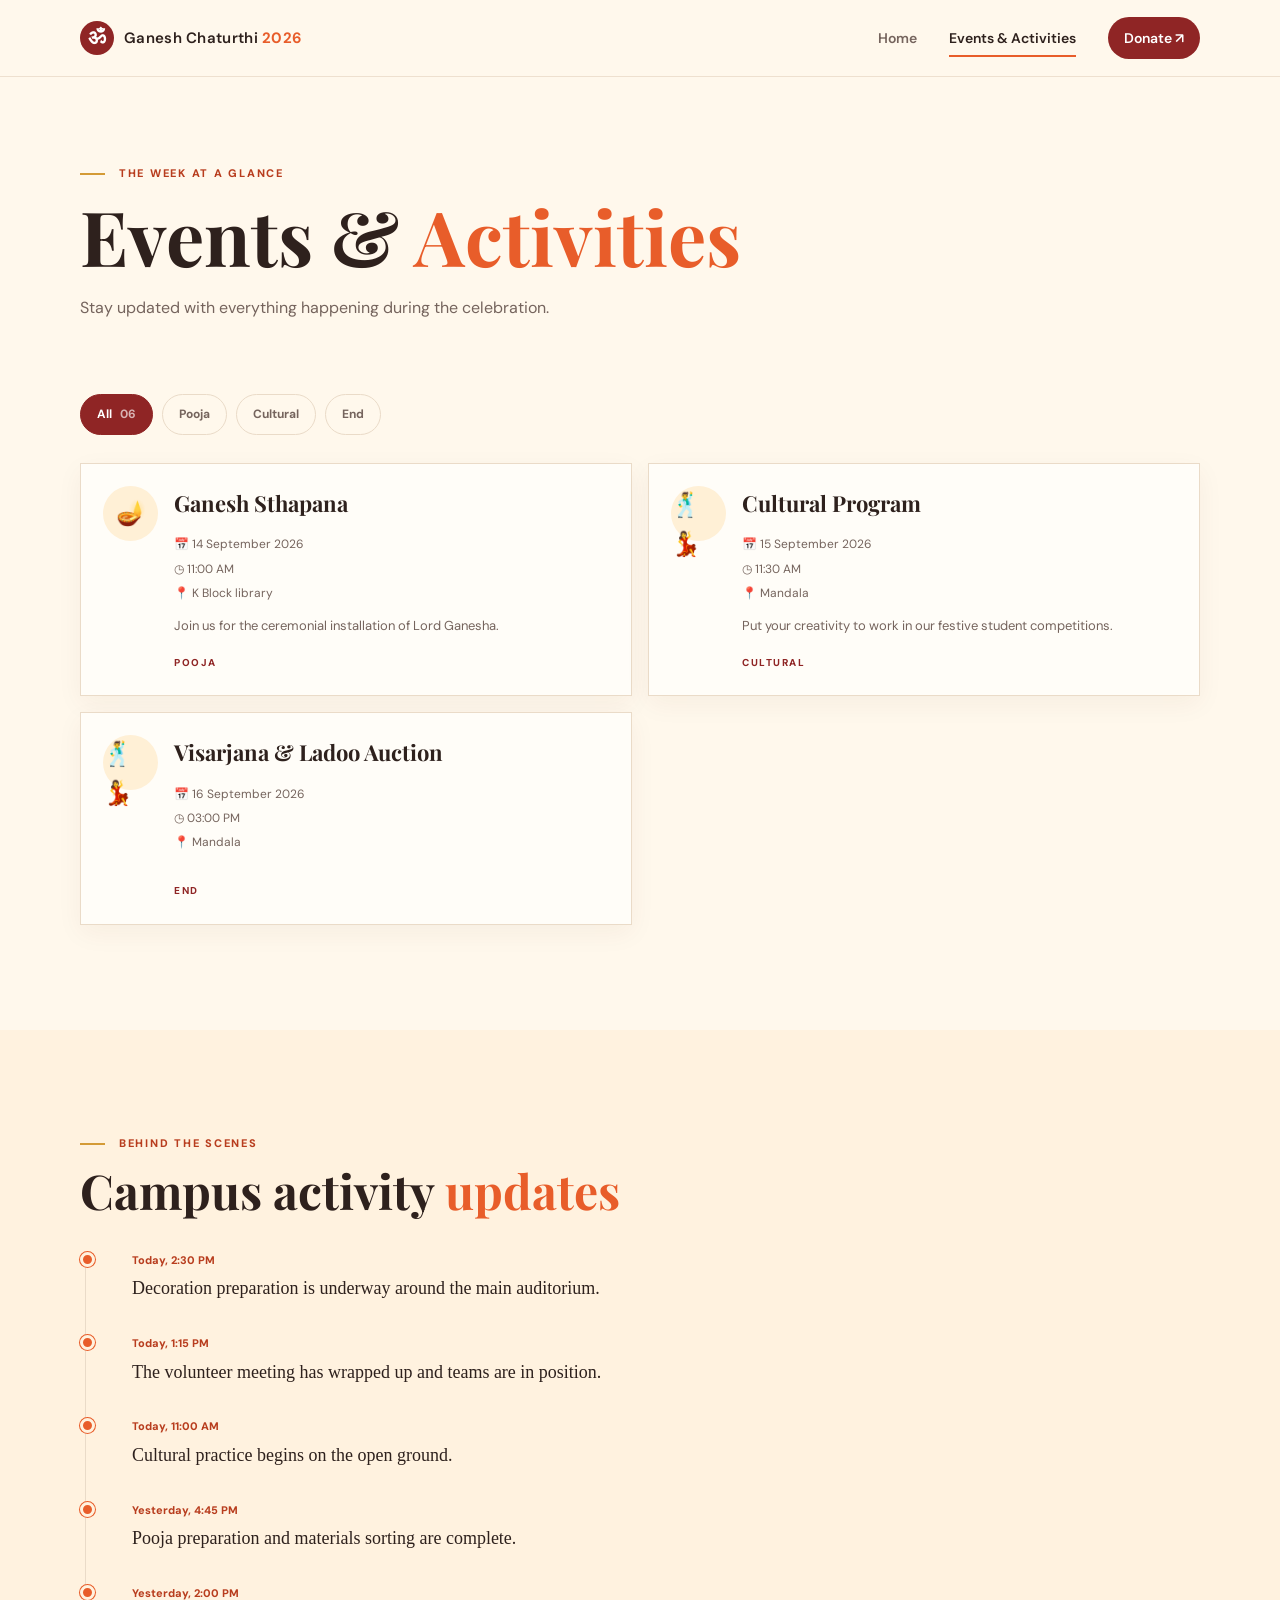
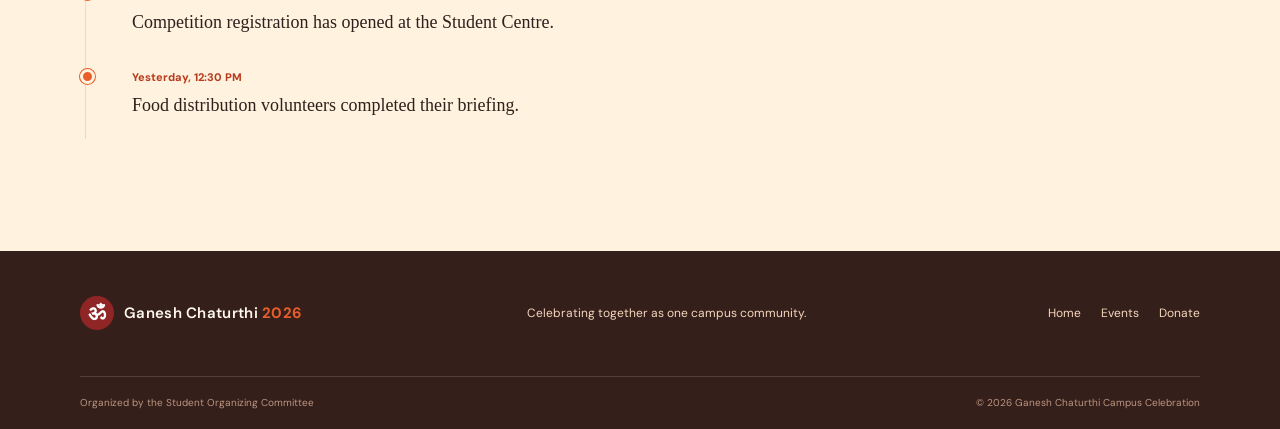
<file: events.html>
<!DOCTYPE html>
<html lang="en">
<head>
  <meta charset="UTF-8"><meta name="viewport" content="width=device-width, initial-scale=1.0"><meta name="description" content="Explore Ganesh Chaturthi 2026 campus events and activities."><title>Events & Activities | Ganesh Chaturthi 2026</title>
  <link rel="preconnect" href="https://fonts.googleapis.com"><link rel="preconnect" href="https://fonts.gstatic.com" crossorigin><link href="https://fonts.googleapis.com/css2?family=DM+Sans:wght@400;500;600;700&family=Playfair+Display:wght@600;700;800&display=swap" rel="stylesheet"><link rel="stylesheet" href="style.css">
</head>
<body>
  <header class="site-header"><nav class="navbar container" aria-label="Main navigation"><a class="brand" href="index.html"><span class="brand-mark">ॐ</span><span>Ganesh Chaturthi <b>2026</b></span></a><button class="menu-toggle" type="button" aria-label="Open navigation" aria-expanded="false" aria-controls="nav-links"><span></span><span></span><span></span></button><div class="nav-links" id="nav-links"><a href="index.html">Home</a><a class="active" href="events.html">Events &amp; Activities</a><a class="nav-donate" href="payment.html">Donate <span aria-hidden="true">↗</span></a></div></nav></header>
  <main><section class="page-intro container"><p class="eyebrow"><span></span> The week at a glance</p><h1>Events &amp; <em>Activities</em></h1><p>Stay updated with everything happening during the celebration.</p></section>
    <section class="section container events-list-section"><div class="filter-bar" role="group" aria-label="Filter events"><button class="filter-button active" data-filter="all">All <span>06</span></button><button class="filter-button" data-filter="pooja">Pooja</button><button class="filter-button" data-filter="cultural">Cultural</button><button class="filter-button" data-filter="competitions">End</button></div><div class="events-list" data-events-list></div><p class="empty-state" data-empty-events hidden>No events found in this category.</p></section>
    <section class="section activity-section"><div class="container"><div class="section-heading"><div><p class="eyebrow"><span></span> Behind the scenes</p><h2>Campus activity <em>updates</em></h2></div></div><div class="activity-timeline" data-activity-timeline></div></div></section>
  </main>
  <footer class="site-footer"><div class="container footer-main"><a class="brand footer-brand" href="index.html"><span class="brand-mark">ॐ</span><span>Ganesh Chaturthi <b>2026</b></span></a><p>Celebrating together as one campus community.</p><div class="footer-links"><a href="index.html">Home</a><a href="events.html">Events</a><a href="payment.html">Donate</a></div></div><div class="container footer-bottom"><span>Organized by the Student Organizing Committee</span><span>© <span data-current-year>2026</span> Ganesh Chaturthi Campus Celebration</span></div></footer><script src="script.js"></script>
</body>
</html>
</file>
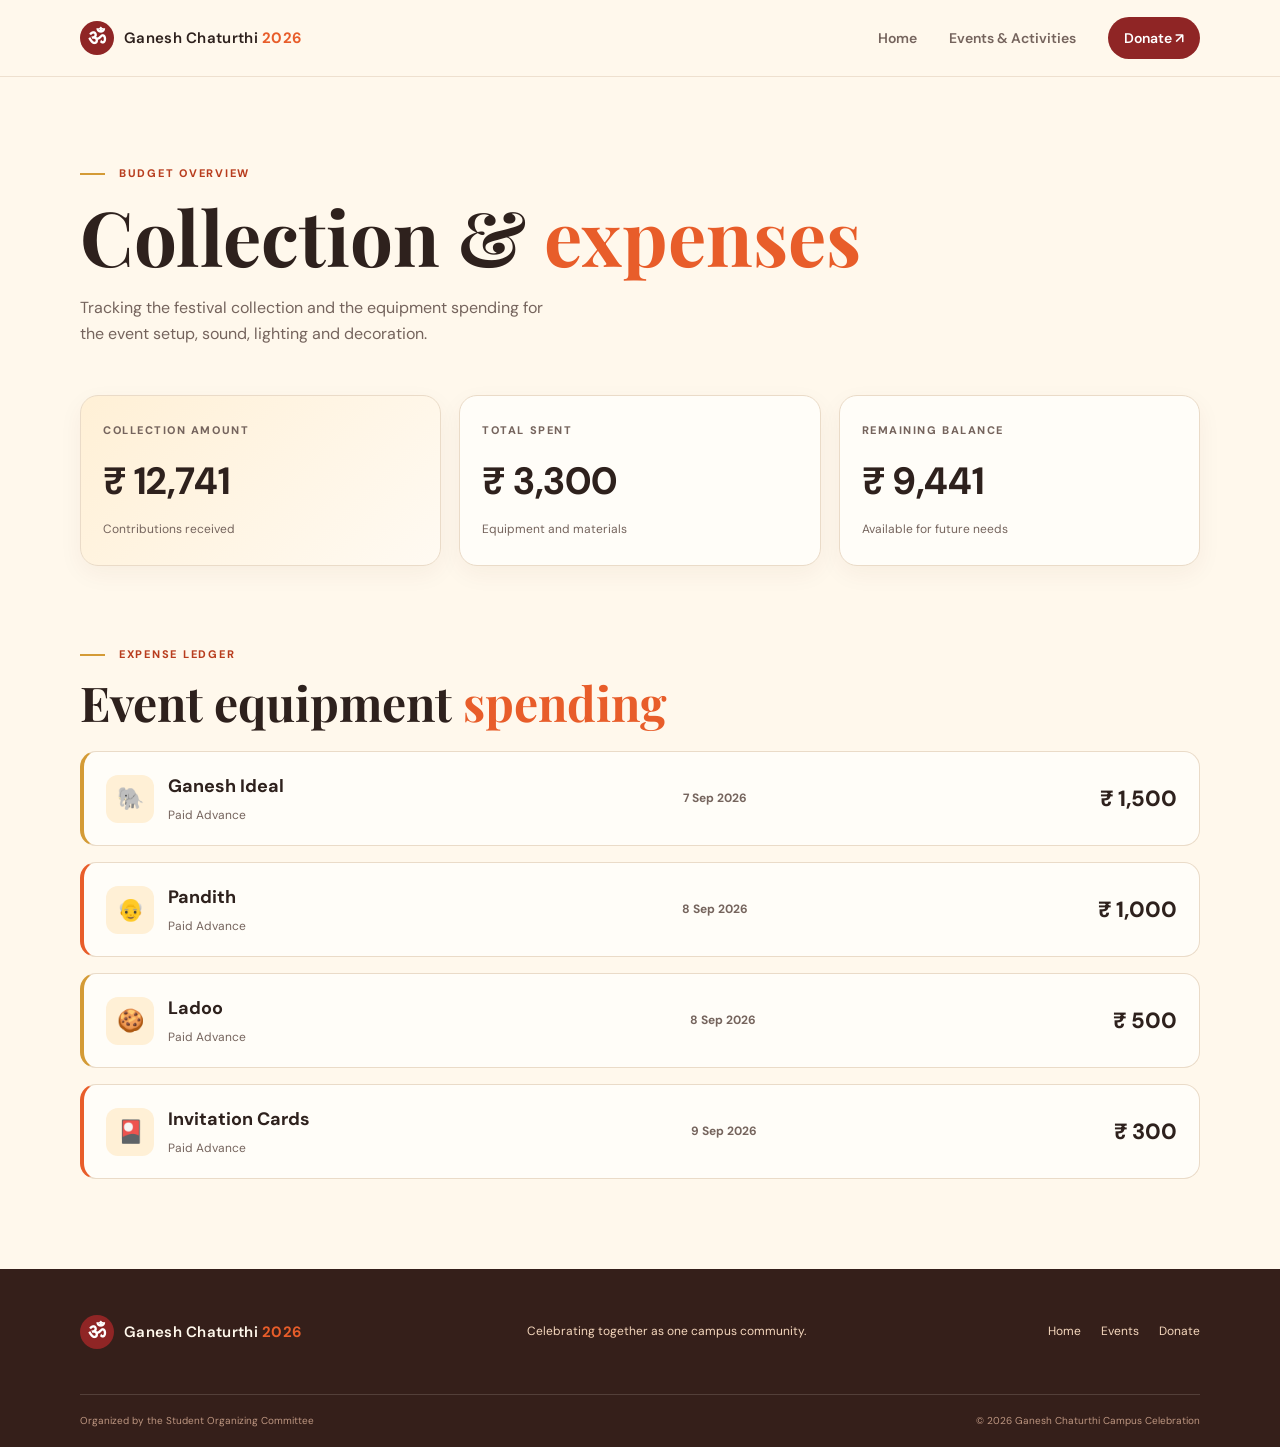
<file: List.html>
<!DOCTYPE html>
<html lang="en">
<head>
  <meta charset="UTF-8">
  <meta name="viewport" content="width=device-width, initial-scale=1.0">
  <meta name="description" content="Track the Ganesh Chaturthi 2026 collection and event equipment spending breakdown.">
  <title>Expense Report | Ganesh Chaturthi 2026</title>
  <link rel="preconnect" href="https://fonts.googleapis.com">
  <link rel="preconnect" href="https://fonts.gstatic.com" crossorigin>
  <link href="https://fonts.googleapis.com/css2?family=DM+Sans:wght@400;500;600;700&family=Playfair+Display:wght@600;700;800&display=swap" rel="stylesheet">
  <link rel="stylesheet" href="style.css">
</head>
<body>
  <header class="site-header">
    <nav class="navbar container" aria-label="Main navigation">
      <a class="brand" href="index.html"><span class="brand-mark">ॐ</span><span>Ganesh Chaturthi <b>2026</b></span></a>
      <button class="menu-toggle" type="button" aria-label="Open navigation" aria-expanded="false" aria-controls="nav-links"><span></span><span></span><span></span></button>
      <div class="nav-links" id="nav-links">
        <a href="index.html">Home</a>
        <a href="events.html">Events &amp; Activities</a>
        <a class="nav-donate" href="payment.html">Donate <span aria-hidden="true">↗</span></a>
      </div>
    </nav>
  </header>

  <main class="expenses-page">
    <section class="page-intro container expense-intro">
      <p class="eyebrow"><span></span> Budget overview</p>
      <h1>Collection &amp; <em>expenses</em></h1>
      <p>Tracking the festival collection and the equipment spending for the event setup, sound, lighting and decoration.</p>
    </section>

    <section class="container expense-summary-section">
      <div class="summary-grid">
        <article class="summary-card summary-card-primary">
          <span class="summary-label">Collection amount</span>
          <strong data-total-collection>₹ 12,000</strong>
          <small>Contributions received</small>
        </article>
        <article class="summary-card">
          <span class="summary-label">Total spent</span>
          <strong data-total-spent>₹ 0</strong>
          <small>Equipment and materials</small>
        </article>
        <article class="summary-card">
          <span class="summary-label">Remaining balance</span>
          <strong data-remaining-balance>₹ 0</strong>
          <small>Available for future needs</small>
        </article>
      </div>
    </section>

    <section class="container expense-breakdown-section">
      <div class="section-heading expense-heading">
        <div>
          <p class="eyebrow"><span></span> Expense ledger</p>
          <h2>Event equipment <em>spending</em></h2>
        </div>
      </div>

      <div class="expense-list" data-expense-list aria-live="polite"></div>
    </section>
  </main>

  <footer class="site-footer">
    <div class="container footer-main">
      <a class="brand footer-brand" href="index.html"><span class="brand-mark">ॐ</span><span>Ganesh Chaturthi <b>2026</b></span></a>
      <p>Celebrating together as one campus community.</p>
      <div class="footer-links">
        <a href="index.html">Home</a>
        <a href="events.html">Events</a>
        <a href="payment.html">Donate</a>
      </div>
    </div>
    <div class="container footer-bottom">
      <span>Organized by the Student Organizing Committee</span>
      <span>© <span data-current-year>2026</span> Ganesh Chaturthi Campus Celebration</span>
    </div>
  </footer>

  <script src="script.js"></script>
</body>
</html>
</file>
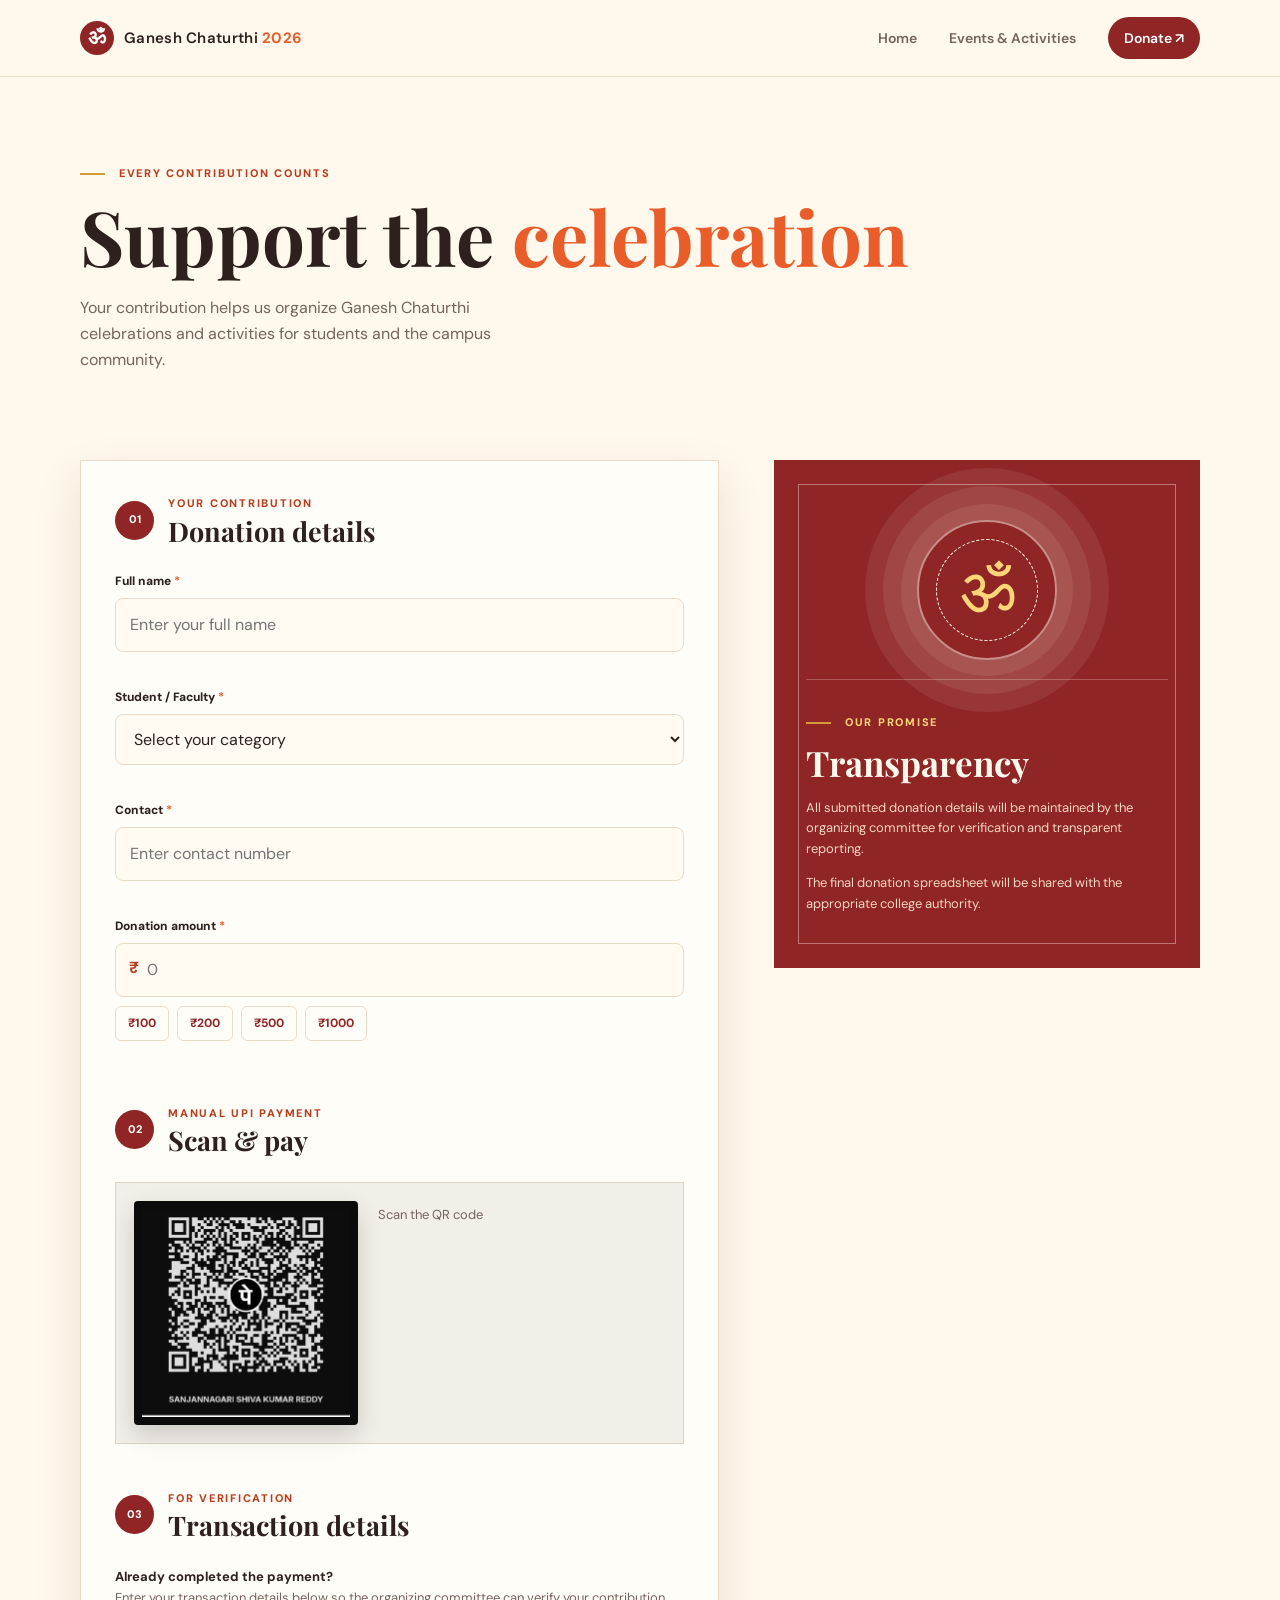
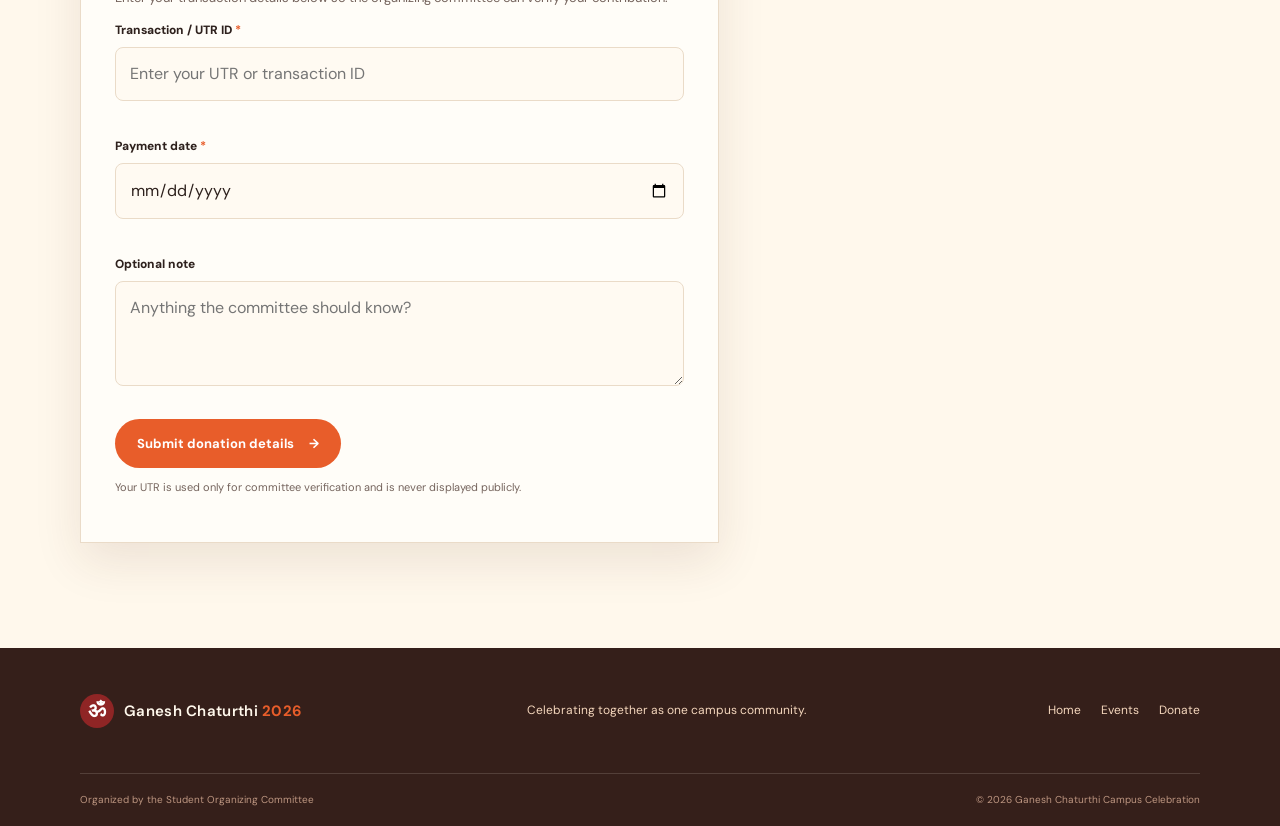
<file: payment.html>
<!DOCTYPE html>
<html lang="en">
<head>
  <meta charset="UTF-8"><meta name="viewport" content="width=device-width, initial-scale=1.0"><meta name="description" content="Support the Ganesh Chaturthi 2026 campus celebration through manual UPI payment."><title>Donate | Ganesh Chaturthi 2026</title>
  <link rel="preconnect" href="https://fonts.googleapis.com"><link rel="preconnect" href="https://fonts.gstatic.com" crossorigin><link href="https://fonts.googleapis.com/css2?family=DM+Sans:wght@400;500;600;700&family=Playfair+Display:wght@600;700;800&display=swap" rel="stylesheet"><link rel="stylesheet" href="style.css">
</head>
<body>
  <header class="site-header"><nav class="navbar container" aria-label="Main navigation"><a class="brand" href="index.html"><span class="brand-mark">ॐ</span><span>Ganesh Chaturthi <b>2026</b></span></a><button class="menu-toggle" type="button" aria-label="Open navigation" aria-expanded="false" aria-controls="nav-links"><span></span><span></span><span></span></button><div class="nav-links" id="nav-links"><a href="index.html">Home</a><a href="events.html">Events &amp; Activities</a><a class="nav-donate active" href="payment.html">Donate <span aria-hidden="true">↗</span></a></div></nav></header>
  <main><section class="page-intro container donation-intro"><p class="eyebrow"><span></span> Every contribution counts</p><h1>Support the <em>celebration</em></h1><p>Your contribution helps us organize Ganesh Chaturthi celebrations and activities for students and the campus community.</p></section>
    <section class="donation-layout container section"><form class="donation-form" id="donation-form" novalidate><div class="form-heading"><span class="step-number">01</span><div><p class="eyebrow">Your contribution</p><h2>Donation details</h2></div></div><div class="field"><label for="name">Full name <span>*</span></label><input id="name" name="name" type="text" autocomplete="name" placeholder="Enter your full name"><small class="field-error" data-error-for="name"></small></div><div class="field"><label for="category">Student / Faculty <span>*</span></label><select id="category" name="category"><option value="">Select your category</option>
      <option>Student</option>
      <option>Faculty</option>
      <option>Staff</option>
      <option>Other</option></select>
      <small class="field-error" data-error-for="category"></small>
    </div>
    <div class="field"><label for="phone">Contact <span>*</span></label><input id="phone" name="contact" type="tel" inputmode="numeric" autocomplete="tel" minlength="10" maxlength="10" pattern="[0-9]{10}" placeholder="Enter contact number"><small class="field-error" data-error-for="contact"></small></div>
    <div class="field"><label for="amount">Donation amount <span>*</span></label><div class="amount-wrap"><span>₹</span><input id="amount" name="amount" type="number" min="1" step="1" inputmode="numeric" placeholder="0"></div><div class="quick-amounts" aria-label="Quick donation amounts"><button type="button" data-amount="100">₹100</button><button type="button" data-amount="200">₹200</button><button type="button" data-amount="500">₹500</button><button type="button" data-amount="1000">₹1000</button></div><small class="field-error" data-error-for="amount"></small></div>
      <div class="form-heading form-heading-payment"><span class="step-number">02</span><div><p class="eyebrow">Manual UPI payment</p><h2>Scan &amp; pay</h2></div></div><div class="qr-panel"><div class="qr-placeholder"><img src= "Untitled design.jpg " alt="UPI QR code for campus celebration donation" onerror="this.style.display='none';this.parentElement.classList.add('qr-missing')"><span>UPI<br>QR</span></div><div><p>Scan the QR code</p></div></div>
      <div class="form-heading form-heading-payment"><span class="step-number">03</span><div><p class="eyebrow">For verification</p><h2>Transaction details</h2></div></div><p class="form-helper"><strong>Already completed the payment?</strong><br>Enter your transaction details below so the organizing committee can verify your contribution.</p><div class="field"><label for="utr">Transaction / UTR ID <span>*</span></label><input id="utr" name="utr" type="text" autocomplete="off" placeholder="Enter your UTR or transaction ID"><small class="field-error" data-error-for="utr"></small></div><div class="field"><label for="payment-date">Payment date <span>*</span></label><input id="payment-date" name="paymentDate" type="date"><small class="field-error" data-error-for="paymentDate"></small></div><div class="field"><label for="note">Optional note</label><textarea id="note" name="note" rows="3" placeholder="Anything the committee should know?"></textarea></div><button class="button button-primary submit-button" type="submit">Submit donation details <span>→</span></button><p class="privacy-note">Your UTR is used only for committee verification and is never displayed publicly.</p></form>
      <aside class="donation-aside"><div class="aside-art"><div class="mandala"></div><span>ॐ</span></div><div class="transparency"><p class="eyebrow"><span></span> Our promise</p><h2>Transparency</h2><p>All submitted donation details will be maintained by the organizing committee for verification and transparent reporting.</p><p>The final donation spreadsheet will be shared with the appropriate college authority.</p></div></aside>
    </section></main>
  <div class="modal-backdrop" id="success-modal" hidden><div class="success-modal" role="dialog" aria-modal="true" aria-labelledby="success-title"><button class="modal-close" type="button" aria-label="Close">×</button><div class="success-icon">✓</div><p class="eyebrow">Submission received</p><h2 id="success-title">Thank You! <span>🙏</span></h2><p>Your donation details have been submitted successfully.</p><p class="muted">Your transaction will be verified by the organizing committee.</p><div class="receipt"><div><span>Name</span><strong data-receipt-name></strong></div><div><span>Amount</span><strong data-receipt-amount></strong></div><div><span>Status</span><strong class="pending">Pending Verification</strong></div><div><span>UTR ID</span><strong data-receipt-utr></strong></div></div><a class="button whatsapp-join" href="https://chat.whatsapp.com/DAC2c88jqc75J5P8LyYQaa?s=cl&amp;p=a&amp;mlu=4&amp;ilr=4" target="_blank" rel="noopener noreferrer">Join WhatsApp Group <span>↗</span></a><button class="button button-primary modal-done" type="button">Done</button></div></div>
  <footer class="site-footer"><div class="container footer-main"><a class="brand footer-brand" href="index.html"><span class="brand-mark">ॐ</span><span>Ganesh Chaturthi <b>2026</b></span></a><p>Celebrating together as one campus community.</p><div class="footer-links"><a href="index.html">Home</a><a href="events.html">Events</a><a href="payment.html">Donate</a></div></div><div class="container footer-bottom"><span>Organized by the Student Organizing Committee</span><span>© <span data-current-year>2026</span> Ganesh Chaturthi Campus Celebration</span></div></footer><script src="script.js"></script>
</body>
</html>
</file>
<file: style.css>
:root {
  --primary: #e85d2a;
  --primary-dark: #b83d1e;
  --secondary: #8f2525;
  --accent: #d49b36;
  --cream: #fff8ec;
  --paper: #fffdf8;
  --ink: #2e211d;
  --muted: #75645d;
  --line: #eadbc8;
  --shadow: 0 18px 45px rgba(91, 48, 25, .11);
  --radius: 18px;
}

* { box-sizing: border-box; }
html { scroll-behavior: smooth; }
body { margin: 0; color: var(--ink); background: var(--cream); font-family: "DM Sans", sans-serif; line-height: 1.6; }
a { color: inherit; text-decoration: none; }
button, input, select, textarea { font: inherit; }
button, a { -webkit-tap-highlight-color: transparent; }
:focus-visible { outline: 3px solid var(--accent); outline-offset: 3px; }
.container { width: min(1120px, calc(100% - 48px)); margin-inline: auto; }

.site-header { position: sticky; top: 0; z-index: 20; background: rgba(255, 248, 236, .92); border-bottom: 1px solid rgba(234, 219, 200, .8); backdrop-filter: blur(14px); }
.navbar { min-height: 76px; display: flex; align-items: center; justify-content: space-between; gap: 24px; }
.brand { display: inline-flex; align-items: center; gap: 10px; font-size: 15px; font-weight: 600; letter-spacing: .02em; }
.brand b { color: var(--primary); }
.brand-mark { display: grid; width: 34px; height: 34px; place-items: center; border-radius: 50%; color: #fff; background: var(--secondary); font-family: Georgia, serif; font-size: 21px; }
.nav-links { display: flex; align-items: center; gap: 32px; color: var(--muted); font-size: 14px; font-weight: 600; }
.nav-links a { padding: 8px 0; position: relative; }
.nav-links a:not(.nav-donate)::after { content: ""; position: absolute; left: 0; right: 0; bottom: 0; height: 2px; background: var(--primary); transform: scaleX(0); transition: transform .2s ease; }
.nav-links a:hover::after, .nav-links a.active::after { transform: scaleX(1); }
.nav-links a.active { color: var(--ink); }
.nav-donate { padding: 10px 16px !important; color: #fff !important; background: var(--secondary); border-radius: 99px; transition: transform .2s ease, background .2s ease; }
.nav-donate:hover { background: var(--primary-dark); transform: translateY(-2px); }
.menu-toggle { display: none; border: 0; background: transparent; cursor: pointer; padding: 8px; }
.menu-toggle span { display: block; width: 23px; height: 2px; margin: 5px; background: var(--ink); transition: transform .2s ease; }

.hero { display: grid; grid-template-columns: minmax(0, 1fr) minmax(360px, .85fr); align-items: center; min-height: 590px; gap: 40px; padding-top: 42px; }
.eyebrow { margin: 0 0 13px; color: var(--primary-dark); font-size: 11px; font-weight: 800; letter-spacing: .16em; text-transform: uppercase; }
.eyebrow span { display: inline-block; width: 25px; height: 2px; margin-right: 9px; vertical-align: middle; background: var(--accent); }
.hero h1, .page-intro h1, h2 { margin: 0; font-family: "Playfair Display", Georgia, serif; line-height: 1.05; }
.hero h1 { font-size: clamp(52px, 7vw, 92px); letter-spacing: -.04em; }
em { color: var(--primary); font-style: normal; }
.hero-subtitle { max-width: 440px; margin: 23px 0 9px; color: var(--secondary); font-family: Georgia, serif; font-size: 21px; }
.hero-description { max-width: 510px; margin: 0; color: var(--muted); }
.hero-actions { display: flex; flex-wrap: wrap; gap: 13px; margin-top: 28px; }
.button { display: inline-flex; align-items: center; justify-content: center; gap: 15px; min-height: 49px; padding: 0 22px; border: 0; border-radius: 99px; cursor: pointer; font-weight: 700; font-size: 13px; transition: transform .2s ease, box-shadow .2s ease, background .2s ease; }
.button:hover { transform: translateY(-2px); box-shadow: 0 10px 20px rgba(74, 38, 20, .15); }
.button-primary { color: #fff; background: var(--primary); }
.button-primary:hover { background: var(--primary-dark); }
.button-quiet { color: var(--secondary); background: transparent; border: 1px solid var(--line); }
.button-light { color: var(--secondary); background: #fff8ec; }
.hero-note { display: flex; align-items: center; gap: 10px; margin-top: 30px; color: var(--muted); font-size: 12px; }
.hero-note b { color: var(--ink); }
.hero-note01 { display: flex; align-items: center; gap: 10px; margin-top: 14px; color: var(--muted); font-size: 12px; }
.hero-note01 b { color: var(--ink); }
.hero-note02 { margin-top: 10px; }
.hero-note02 a { display: inline-flex; align-items: center; gap: 6px; color: var(--primary-dark); font-size: 12px; font-weight: 800; letter-spacing: .04em; text-transform: uppercase; }
.hero-note02 a::after { content: "→"; font-size: 15px; }
.hero-note02 a:hover { color: var(--primary); }
.live-dot, .status-chip i { display: inline-block; width: 8px; height: 8px; border-radius: 50%; background: #2fa76b; box-shadow: 0 0 0 5px rgba(47, 167, 107, .12); }
.live-dot01 { display: inline-block; width: 8px; height: 8px; border-radius: 50%; background: var(--accent); box-shadow: 0 0 0 5px rgba(212, 155, 54, .14); }
.image-at-hero-section { position: relative; min-height: 470px; margin: 0; overflow: hidden; border-radius: 45% 45% 20% 20%; background: #e7b25d; box-shadow: var(--shadow); }
.image-at-hero-section::after { content: ""; position: absolute; inset: 20px; border: 1px solid rgba(255, 248, 236, .7); border-radius: inherit; pointer-events: none; }
.image-at-hero-section img { display: block; width: 100%; height: 100%; min-height: 470px; object-fit: cover; object-position: center; }
.image-at-hero-section figcaption { position: absolute; right: 28px; bottom: 25px; z-index: 1; margin: 0; color: #fff8ec; font-family: Georgia, serif; font-size: 17px; text-shadow: 0 2px 10px rgba(46, 33, 29, .45); }
.hero-art { position: relative; min-height: 470px; display: grid; place-items: center; overflow: hidden; border-radius: 45% 45% 20% 20%; background: radial-gradient(circle at 50% 30%, #ffd987, #ec8a42 45%, #982e28 100%); }
.hero-art::before, .donation-aside::before { content: ""; position: absolute; inset: 24px; border: 1px solid rgba(255, 248, 236, .4); border-radius: inherit; }
.mandala { position: absolute; width: 270px; height: 270px; border: 2px solid rgba(255, 248, 236, .5); border-radius: 50%; box-shadow: 0 0 0 16px rgba(255,248,236,.08), 0 0 0 34px rgba(255,248,236,.08), 0 0 0 52px rgba(255,248,236,.08); }
.mandala::before, .mandala::after { content: ""; position: absolute; inset: 17px; border: 1px dashed rgba(255, 248, 236, .7); border-radius: 50%; }
.mandala::after { transform: rotate(45deg); }
.mandala-large { width: 245px; height: 245px; }
.art-sun { position: absolute; top: 70px; right: 80px; width: 26px; height: 26px; border: 2px solid #fff0c1; border-radius: 50%; }
.ganesha-figure { position: relative; z-index: 1; width: 210px; margin-top: 56px; color: var(--secondary); text-align: center; filter: drop-shadow(0 15px 12px rgba(77, 30, 15, .2)); }
.crown { color: #ffd578; font-size: 42px; line-height: 1; }.head { position: relative; width: 126px; height: 116px; margin: 0 auto; border-radius: 48% 48% 44% 44%; background: #f4b15b; }
.ear { position: absolute; top: 30px; width: 48px; height: 58px; border-radius: 50%; background: #d87332; }.ear.left { left: -28px; }.ear.right { right: -28px; }
.eye { position: absolute; top: 42px; width: 10px; height: 13px; border-radius: 50%; background: var(--ink); }.left-eye { left: 38px; }.right-eye { right: 38px; }
.trunk { position: absolute; left: 51px; top: 55px; width: 27px; height: 76px; border: 10px solid #f4b15b; border-top: 0; border-radius: 0 0 50% 50%; transform: rotate(7deg); }
.body { position: relative; width: 160px; height: 165px; margin: -7px auto 0; border-radius: 50% 50% 36% 36%; background: #dc7532; }.belly { position: absolute; left: 34px; top: 22px; width: 92px; height: 110px; border-radius: 50%; background: #f4b15b; }.arm { position: absolute; top: 40px; width: 64px; height: 20px; border-radius: 20px; background: #f4b15b; }.left-arm { left: -45px; transform: rotate(30deg); }.right-arm { right: -45px; transform: rotate(-30deg); }
.lotus { position: relative; display: flex; justify-content: center; margin-top: -12px; }.lotus i { display: block; width: 42px; height: 24px; margin: 0 -7px; border-radius: 50% 50% 0 0; background: #ffd578; transform: rotate(0deg); }.lotus i:nth-child(2), .lotus i:nth-child(4) { transform: translateY(-7px); }.art-caption { position: absolute; bottom: 28px; margin: 0; color: #fff1c7; font-family: Georgia, serif; font-size: 17px; }.art-caption span { margin: 0 8px; color: #ffd578; }

.info-strip { display: grid; grid-template-columns: repeat(4, 1fr); padding: 22px 25px; background: var(--paper); border: 1px solid var(--line); box-shadow: var(--shadow); }
.info-item { display: flex; align-items: center; gap: 14px; padding: 6px 20px; border-right: 1px solid var(--line); }.info-item:last-child { border: 0; }.info-icon { color: var(--primary); font-size: 25px; }.info-item small { display: block; color: var(--muted); font-size: 10px; text-transform: uppercase; letter-spacing: .12em; }.info-item strong { display: block; margin-top: 2px; font-size: 12px; }
.section { padding-top: 105px; padding-bottom: 105px; }.section-heading { display: flex; align-items: end; justify-content: space-between; gap: 20px; margin-bottom: 30px; }.section-heading h2 { font-size: clamp(32px, 4vw, 48px); }.status-chip { display: inline-flex; align-items: center; gap: 10px; padding: 8px 13px; color: var(--muted); background: #fff1d7; border-radius: 99px; font-size: 11px; font-weight: 700; }.updates-grid, .preview-grid { display: grid; grid-template-columns: repeat(3, 1fr); gap: 17px; }.update-card, .event-card { padding: 22px; background: var(--paper); border: 1px solid var(--line); box-shadow: 0 8px 25px rgba(91, 48, 25, .05); }.update-card { border-top: 3px solid var(--accent); }.update-time { color: var(--primary-dark); font-size: 12px; font-weight: 800; }.update-card p { margin: 12px 0 0; font-family: Georgia, serif; font-size: 18px; line-height: 1.3; }.events-preview-section, .activity-section { background: #fff2df; }.preview-grid { grid-template-columns: repeat(3, 1fr); }.event-card { position: relative; overflow: hidden; }.event-icon { color: var(--primary); font-size: 24px; }.event-card h3 { margin: 13px 0 14px; font-family: "Playfair Display", Georgia, serif; font-size: 22px; }.event-meta { display: grid; gap: 5px; color: var(--muted); font-size: 12px; }.category-tag { display: inline-block; margin-top: 18px; color: var(--secondary); font-size: 10px; font-weight: 800; letter-spacing: .15em; text-transform: uppercase; }.text-link { color: var(--secondary); font-size: 13px; font-weight: 800; }.text-link span { margin-left: 7px; color: var(--primary); font-size: 17px; }
.donate-banner { position: relative; display: grid; grid-template-columns: 1fr 1fr; gap: 30px; overflow: hidden; margin-bottom: 105px; padding: 60px; color: #fff8ec; background: var(--secondary); }.banner-pattern { position: absolute; inset: 0; opacity: .12; background-image: radial-gradient(circle, transparent 0 8px, #ffd578 9px 10px, transparent 11px); background-size: 34px 34px; }.donate-banner > *:not(.banner-pattern) { position: relative; }.eyebrow.light { color: #ffd578; }.donate-banner h2 { font-size: 45px; }.banner-copy { display: flex; flex-direction: column; align-items: flex-start; justify-content: center; }.banner-copy p { max-width: 350px; color: #f5d7bd; }
.page-intro { padding-top: 88px; padding-bottom: 22px; }.page-intro h1 { font-size: clamp(48px, 7vw, 76px); }.page-intro > p:last-child { max-width: 470px; color: var(--muted); margin-top: 20px; }
.expense-intro { padding-bottom: 12px; }
.expense-summary-section { padding-top: 20px; }
.summary-grid { display: grid; grid-template-columns: repeat(3, minmax(0, 1fr)); gap: 18px; }
.summary-card { padding: 26px 22px; background: var(--paper); border: 1px solid var(--line); box-shadow: 0 8px 25px rgba(91, 48, 25, .05); border-radius: 18px; }
.summary-card-primary { background: linear-gradient(135deg, #fff0d6, #fffaf2); }
.summary-label { display: block; color: var(--muted); font-size: 11px; font-weight: 800; letter-spacing: .14em; text-transform: uppercase; }
.summary-card strong { display: block; margin-top: 12px; color: var(--ink); font-size: clamp(26px, 3vw, 38px); }
.summary-card small { display: block; margin-top: 8px; color: var(--muted); font-size: 12px; }
.expense-breakdown-section { padding-top: 80px; padding-bottom: 90px; }
.expense-heading { margin-bottom: 24px; }
.expense-list { display: grid; gap: 16px; }
.expense-item { display: grid; grid-template-columns: minmax(0, 1.4fr) 1fr auto; gap: 18px; align-items: center; padding: 20px 22px; background: var(--paper); border: 1px solid var(--line); border-radius: 16px; }
.expense-meta { display: flex; align-items: center; gap: 14px; }
.expense-icon { display: grid; place-items: center; width: 48px; height: 48px; border-radius: 12px; background: #fff0d6; color: var(--primary-dark); font-size: 22px; }
.expense-name { margin: 0; font-size: 18px; }
.expense-detail { margin: 5px 0 0; color: var(--muted); font-size: 12px; }
.expense-amount { font-size: 22px; font-weight: 800; color: var(--ink); }
.expense-date { color: var(--muted); font-size: 12px; font-weight: 700; }
.expense-item:nth-child(odd) { border-left: 4px solid var(--accent); }
.expense-item:nth-child(even) { border-left: 4px solid var(--primary); }
.events-list-section { padding-top: 35px; }.filter-bar { display: flex; flex-wrap: wrap; gap: 9px; margin-bottom: 28px; }.filter-button { padding: 10px 16px; color: var(--muted); background: transparent; border: 1px solid var(--line); border-radius: 99px; cursor: pointer; font-size: 12px; font-weight: 700; }.filter-button.active, .filter-button:hover { color: #fff; background: var(--secondary); border-color: var(--secondary); }.filter-button span { margin-left: 5px; opacity: .65; }.events-list { display: grid; grid-template-columns: repeat(2, 1fr); gap: 16px; }.event-card-full { display: grid; grid-template-columns: 55px 1fr; gap: 16px; }.event-card-full .event-icon { width: 55px; height: 55px; display: grid; place-items: center; background: #fff0d6; border-radius: 50%; }.event-card-full h3 { margin-top: 0; }.event-description { margin: 13px 0 0; color: var(--muted); font-size: 13px; }.empty-state { color: var(--muted); }.activity-timeline { position: relative; max-width: 720px; padding-left: 27px; }.activity-timeline::before { content: ""; position: absolute; top: 7px; bottom: 7px; left: 5px; width: 1px; background: var(--line); }.timeline-item { position: relative; padding: 0 0 26px 25px; }.timeline-item::before { content: ""; position: absolute; left: -27px; top: 6px; width: 9px; height: 9px; border: 3px solid #fff2df; border-radius: 50%; background: var(--primary); box-shadow: 0 0 0 1px var(--primary); }.timeline-item time { color: var(--primary-dark); font-size: 11px; font-weight: 800; }.timeline-item p { margin: 3px 0 0; font-family: Georgia, serif; font-size: 18px; }
.donation-layout { display: grid; grid-template-columns: minmax(0, 1.2fr) minmax(280px, .8fr); align-items: start; gap: 55px; padding-top: 50px; }.donation-form { padding: 34px; background: var(--paper); border: 1px solid var(--line); box-shadow: var(--shadow); }.form-heading { display: flex; align-items: center; gap: 14px; margin-bottom: 27px; }.form-heading-payment { margin-top: 46px; }.step-number { display: grid; width: 39px; height: 39px; place-items: center; color: #fff; background: var(--secondary); border-radius: 50%; font-size: 11px; font-weight: 800; }.form-heading .eyebrow { margin-bottom: 4px; }.form-heading h2 { font-size: 27px; }.field { margin-bottom: 18px; }.field label { display: block; margin-bottom: 7px; font-size: 12px; font-weight: 800; }.field label span { color: var(--primary); }.field input, .field select, .field textarea { width: 100%; padding: 13px 14px; color: var(--ink); background: #fffaf2; border: 1px solid var(--line); border-radius: 8px; outline: 0; }.field input:focus, .field select:focus, .field textarea:focus { border-color: var(--primary); box-shadow: 0 0 0 3px rgba(232, 93, 42, .12); }.field textarea { resize: vertical; }.field.invalid input, .field.invalid select { border-color: var(--primary); }.field-error { display: block; min-height: 18px; padding-top: 4px; color: var(--primary-dark); font-size: 11px; }.amount-wrap { position: relative; }.amount-wrap > span { position: absolute; top: 12px; left: 14px; color: var(--primary-dark); font-weight: 800; }.amount-wrap input { padding-left: 31px; }.quick-amounts { display: flex; gap: 8px; margin-top: 9px; }.quick-amounts button { padding: 7px 12px; color: var(--secondary); background: transparent; border: 1px solid var(--line); border-radius: 6px; cursor: pointer; font-size: 12px; font-weight: 700; }.quick-amounts button:hover { background: #fff0d6; border-color: var(--accent); }.qr-panel { display: flex; align-items: center; gap: 20px; padding: 18px; background: #fff6e7; border: 1px solid var(--line); }.qr-placeholder { position: relative; display: grid; width: 135px; height: 135px; flex: 0 0 135px; place-items: center; overflow: hidden; background: white; border: 7px solid white; box-shadow: 0 5px 15px rgba(70, 35, 10, .1); }.qr-placeholder img { width: 100%; height: 100%; object-fit: cover; }.qr-placeholder span { display: none; color: var(--secondary); text-align: center; font-size: 13px; font-weight: 800; line-height: 1.2; }.qr-placeholder.qr-missing { background: repeating-linear-gradient(45deg, #fff 0 6px, #f0dfc5 6px 12px); }.qr-placeholder.qr-missing span { display: block; }.qr-panel p { margin-top: 0; color: var(--muted); font-size: 13px; }.upi-list { display: flex; flex-wrap: wrap; gap: 6px; }.upi-list span { padding: 5px 8px; color: var(--secondary); background: white; border-radius: 5px; font-size: 10px; font-weight: 700; }.form-helper { color: var(--muted); font-size: 13px; }.form-helper strong { color: var(--ink); }.submit-button { margin-top: 8px; }.privacy-note { color: var(--muted); font-size: 11px; }.donation-aside { position: sticky; top: 115px; min-height: 440px; overflow: hidden; padding: 40px 32px; color: #fff8ec; background: var(--secondary); }.aside-art { position: relative; display: grid; min-height: 180px; place-items: center; margin-bottom: 34px; border-bottom: 1px solid rgba(255, 248, 236, .25); }.aside-art .mandala { width: 140px; height: 140px; }.aside-art > span { position: relative; z-index: 1; color: #ffd578; font-family: Georgia, serif; font-size: 66px; }.transparency h2 { margin-bottom: 16px; font-size: 35px; }.transparency p:not(.eyebrow) { color: #f5d7bd; font-size: 13px; }.transparency .eyebrow { color: #ffd578; }
.site-footer { color: #f5d7bd; background: #351f1a; }.footer-main { display: grid; grid-template-columns: 1.3fr 1fr 1fr; align-items: center; gap: 25px; min-height: 125px; }.footer-brand { color: #fff8ec; }.footer-main p { margin: 0; font-size: 12px; }.footer-links { display: flex; justify-content: flex-end; gap: 20px; font-size: 12px; }.footer-links a:hover { color: #ffd578; }.footer-bottom { display: flex; justify-content: space-between; gap: 20px; padding: 18px 0; border-top: 1px solid rgba(255, 248, 236, .15); color: #bd9681; font-size: 10px; }
.modal-backdrop { position: fixed; inset: 0; z-index: 50; display: grid; place-items: center; padding: 20px; background: rgba(46, 33, 29, .7); }.modal-backdrop[hidden] { display: none; }.success-modal { position: relative; width: min(430px, 100%); padding: 38px; background: var(--paper); box-shadow: 0 25px 70px rgba(20, 10, 5, .3); }.modal-close { position: absolute; top: 15px; right: 16px; border: 0; background: transparent; color: var(--muted); cursor: pointer; font-size: 25px; }.success-icon { display: grid; width: 45px; height: 45px; place-items: center; margin-bottom: 18px; color: #fff; background: #2fa76b; border-radius: 50%; font-weight: 800; }.success-modal h2 { font-size: 34px; }.success-modal > p:not(.eyebrow) { color: var(--muted); font-size: 13px; }.success-modal .muted { margin-top: -9px; }.receipt { display: grid; gap: 10px; margin: 22px 0; padding: 16px; background: #fff3df; }.receipt div { display: flex; justify-content: space-between; gap: 12px; font-size: 12px; }.receipt span { color: var(--muted); }.receipt strong { text-align: right; }.receipt .pending { color: var(--primary-dark); }.whatsapp-join { width: 100%; margin-bottom: 10px; color: #fff; background: #168c4b; }.whatsapp-join:hover { background: #10733d; }.modal-done { width: 100%; }
.reveal { animation: rise .7s both; }.delay-1 { animation-delay: .12s; }.delay-2 { animation-delay: .22s; }@keyframes rise { from { opacity: 0; transform: translateY(18px); } to { opacity: 1; transform: none; } }

.qr-placeholder { width: 210px; height: 210px; flex-basis: 210px; }
.whatsapp-inline { display: inline-flex; width: auto; min-height: 40px; margin-top: 14px; padding: 0 16px; font-size: 12px; }

/* Keep the supplied artwork visible instead of cropping its important details. */
.image-at-hero-section { min-height: 500px; border-radius: 24px; background: #050608; box-shadow: 0 22px 55px rgba(15, 12, 18, .22); }
.image-at-hero-section::after { inset: 14px; border-color: rgba(255, 255, 255, .22); border-radius: 16px; }
.image-at-hero-section img { min-height: 500px; object-fit: cover; object-position: left center; }
.qr-panel { align-items: flex-start; background: #f2eee8; border-color: #ddd4c7; }
.qr-placeholder { width: 224px; height: 224px; aspect-ratio: 1; flex: 0 0 224px; padding: 0; overflow: hidden; background: #0b0b0b; border: 8px solid #0b0b0b; border-radius: 4px; box-shadow: 0 10px 24px rgba(20, 14, 10, .16); }
.qr-placeholder img { display: block; width: 100%; height: auto; object-fit: contain; }
.qr-panel > div:last-child { padding-top: 4px; }

@media (max-width: 820px) {
  .image-at-hero-section { min-height: 390px; }
  .image-at-hero-section img { min-height: 390px; }
}

@media (max-width: 500px) {
  .image-at-hero-section { min-height: 300px; border-radius: 18px; }
  .image-at-hero-section::after { inset: 10px; border-radius: 12px; }
  .image-at-hero-section img { min-height: 300px; object-position: left center; }
  .qr-placeholder { width: 100%; height: auto; min-height: 0; flex-basis: auto; }
}

@media (max-width: 820px) { .container { width: min(100% - 34px, 680px); }.menu-toggle { display: block; }.nav-links { position: absolute; top: 76px; left: 17px; right: 17px; display: none; padding: 15px; background: var(--paper); border: 1px solid var(--line); box-shadow: var(--shadow); }.nav-links.open { display: grid; gap: 4px; }.nav-links a { padding: 12px; }.nav-links a:not(.nav-donate)::after { display: none; }.hero { grid-template-columns: 1fr; min-height: auto; padding-top: 65px; }.image-at-hero-section { min-height: 390px; margin-top: 15px; }.image-at-hero-section img { min-height: 390px; }.hero-art { min-height: 390px; margin-top: 15px; }.info-strip { grid-template-columns: repeat(2, 1fr); gap: 14px; }.info-item:nth-child(2) { border: 0; }.info-item { padding: 10px; }.updates-grid, .preview-grid { grid-template-columns: 1fr; }.donate-banner { grid-template-columns: 1fr; padding: 40px 30px; }.donation-layout { grid-template-columns: 1fr; }.donation-aside { position: static; }.footer-main { grid-template-columns: 1fr; padding: 35px 0; }.footer-links { justify-content: flex-start; }.events-list { grid-template-columns: 1fr; }.summary-grid { grid-template-columns: 1fr; }.expense-item { grid-template-columns: 1fr; align-items: flex-start; } }
@media (max-width: 500px) { .container { width: min(100% - 28px, 420px); }.brand { font-size: 13px; }.brand-mark { width: 31px; height: 31px; }.hero h1 { font-size: 52px; }.hero-subtitle { font-size: 18px; }.image-at-hero-section { min-height: 340px; }.image-at-hero-section img { min-height: 340px; }.hero-art { min-height: 340px; }.qr-placeholder { width: 100%; height: auto; flex-basis: auto; }.info-strip { padding: 14px; }.info-item { gap: 8px; }.info-item strong { font-size: 10px; }.section { padding-top: 72px; padding-bottom: 72px; }.section-heading { align-items: flex-start; flex-direction: column; }.donate-banner { margin-bottom: 72px; }.page-intro { padding-top: 60px; }.donation-form { padding: 22px 17px; }.qr-panel { align-items: flex-start; flex-direction: column; }.footer-bottom { flex-direction: column; }.success-modal { padding: 30px 22px; }.expense-item { padding: 18px 16px; }.expense-meta { align-items: flex-start; } }
</file>
